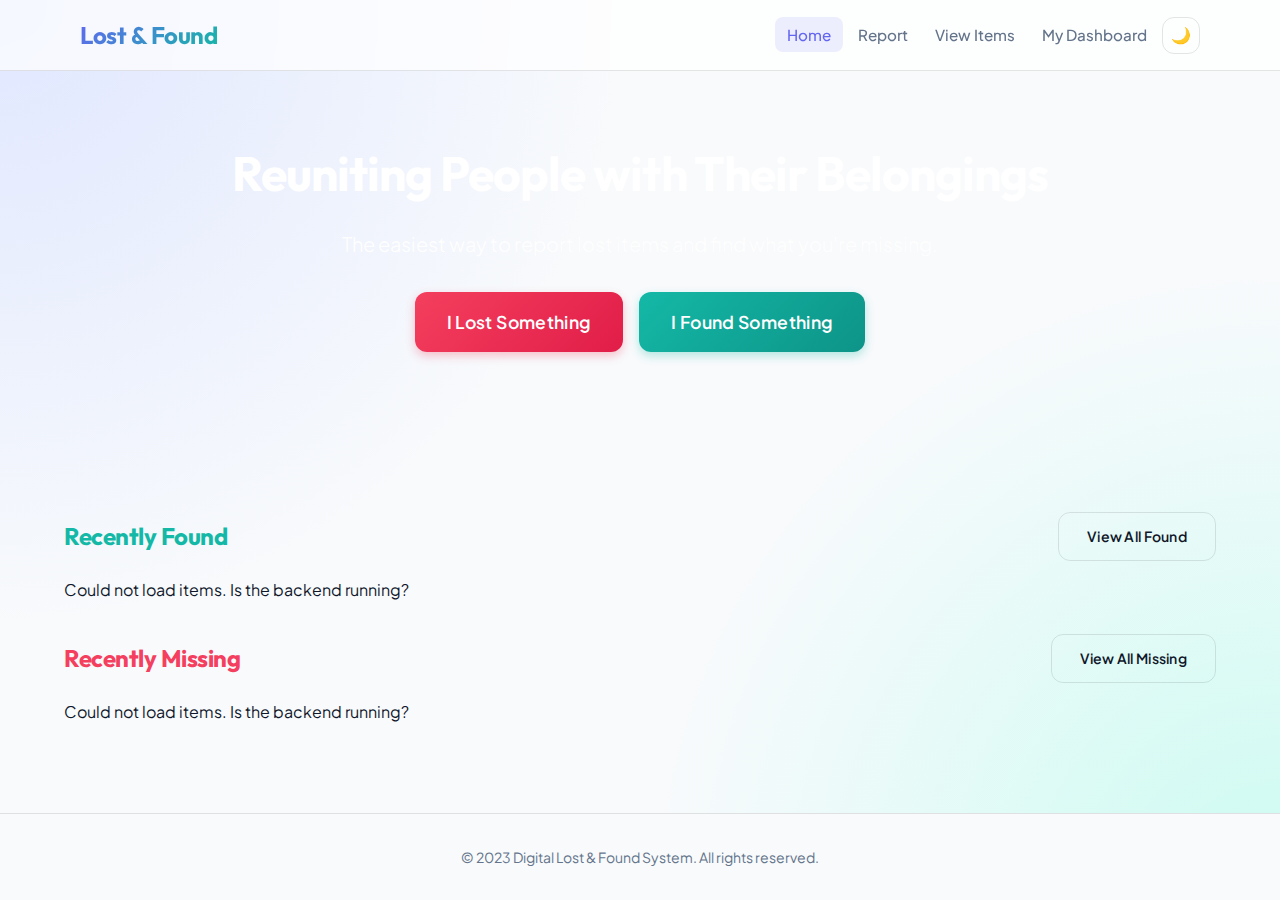
<file: index.html>
<!DOCTYPE html>
<html lang="en">

<head>
    <meta charset="UTF-8">
    <meta name="viewport" content="width=device-width, initial-scale=1.0">
    <title>Lost & Found - Home</title>
    <link rel="stylesheet" href="style.css">
</head>

<body>

    <!-- Navigation -->
    <nav class="navbar">
        <div class="container flex justify-between items-center">
            <a href="index.html" class="nav-brand">Lost & Found</a>
            <div class="nav-links">
                <a href="index.html" class="active">Home</a>
                <a href="report.html">Report</a>
                <a href="view-items.html">View Items</a>
                <a href="dashboard.html">My Dashboard</a>
                <button onclick="toggleDarkMode()" class="btn btn-outline" style="padding: 0.5rem;"
                    title="Toggle Dark Mode">🌙</button>
            </div>
        </div>
    </nav>

    <!-- Hero Section -->
    <header
        style="background: linear-gradient(135deg, var(--primary), var(--primary-hover)); color: white; padding: 4rem 0; margin-bottom: 3rem;">
        <div class="container text-center">
            <h1 style="font-size: 3rem; margin-bottom: 1rem;">Reuniting People with Their Belongings</h1>
            <p style="font-size: 1.25rem; opacity: 0.9; margin-bottom: 2rem;">The easiest way to report lost items and
                find what you're missing.</p>
            <div class="flex justify-center gap-4">
                <a href="report.html?type=lost" class="btn btn-danger" style="font-size: 1.1rem; padding: 1rem 2rem;">I
                    Lost Something</a>
                <a href="report.html?type=found" class="btn btn-secondary"
                    style="font-size: 1.1rem; padding: 1rem 2rem;">I Found Something</a>
            </div>
        </div>
    </header>

    <!-- Dashboard Content -->
    <main class="container main-content">

        <!-- Found Items Section -->
        <section class="mb-8">
            <div class="flex justify-between items-center mb-4">
                <h2 style="font-size: 1.5rem; color: var(--secondary);">Recently Found</h2>
                <a href="view-items.html?filter=found" class="btn btn-outline" style="font-size: 0.875rem;">View All
                    Found</a>
            </div>
            <div class="grid grid-cols-3" id="found-items-container">
                <p class="text-muted">Loading...</p>
            </div>
        </section>

        <!-- Lost Items Section -->
        <section>
            <div class="flex justify-between items-center mb-4">
                <h2 style="font-size: 1.5rem; color: var(--danger);">Recently Missing</h2>
                <a href="view-items.html?filter=lost" class="btn btn-outline" style="font-size: 0.875rem;">View All
                    Missing</a>
            </div>
            <div class="grid grid-cols-3" id="lost-items-container">
                <p class="text-muted">Loading...</p>
            </div>
        </section>

    </main>

    <!-- Footer -->
    <footer class="footer text-center">
        <div class="container">
            <p>&copy; 2023 Digital Lost & Found System. All rights reserved.</p>
        </div>
    </footer>

    <script src="script.js"></script>
    <script>
        // Load recent items for dashboard
        document.addEventListener('DOMContentLoaded', async () => {
            const foundContainer = document.getElementById('found-items-container');
            const lostContainer = document.getElementById('lost-items-container');

            try {
                const foundItems = await getItemsByType('found');
                const lostItems = await getItemsByType('lost');

                const recentFound = foundItems.slice(0, 3);
                const recentLost = lostItems.slice(0, 3);

                function createCard(item) {
                    const badgeClass = item.type === 'lost' ? 'badge-lost' : 'badge-found';
                    return `
                        <div class="card">
                            <div class="flex justify-between items-center mb-4">
                                <span class="badge ${badgeClass}">${item.type.toUpperCase()}</span>
                                <span style="font-size: 0.875rem; color: var(--text-muted);">${item.date}</span>
                            </div>
                            <h3 style="font-size: 1.25rem; margin-bottom: 0.5rem;">${item.title}</h3>
                            <p style="color: var(--text-muted); margin-bottom: 1rem; font-size: 0.9rem;">
                                Location: <strong>${item.location}</strong>
                            </p>
                            <a href="item-details.html?id=${item.id}" class="btn btn-outline btn-block">View Details</a>
                        </div>
                    `;
                }

                foundContainer.innerHTML = recentFound.map(createCard).join('');
                lostContainer.innerHTML = recentLost.map(createCard).join('');

                if (recentFound.length === 0) foundContainer.innerHTML = '<p class="text-muted">No found items reported yet.</p>';
                if (recentLost.length === 0) lostContainer.innerHTML = '<p class="text-muted">No lost items reported yet.</p>';
            } catch (e) {
                foundContainer.innerHTML = '<p class="text-muted">Could not load items. Is the backend running?</p>';
                lostContainer.innerHTML = '<p class="text-muted">Could not load items. Is the backend running?</p>';
            }
        });
    </script>
</body>

</html>
</file>
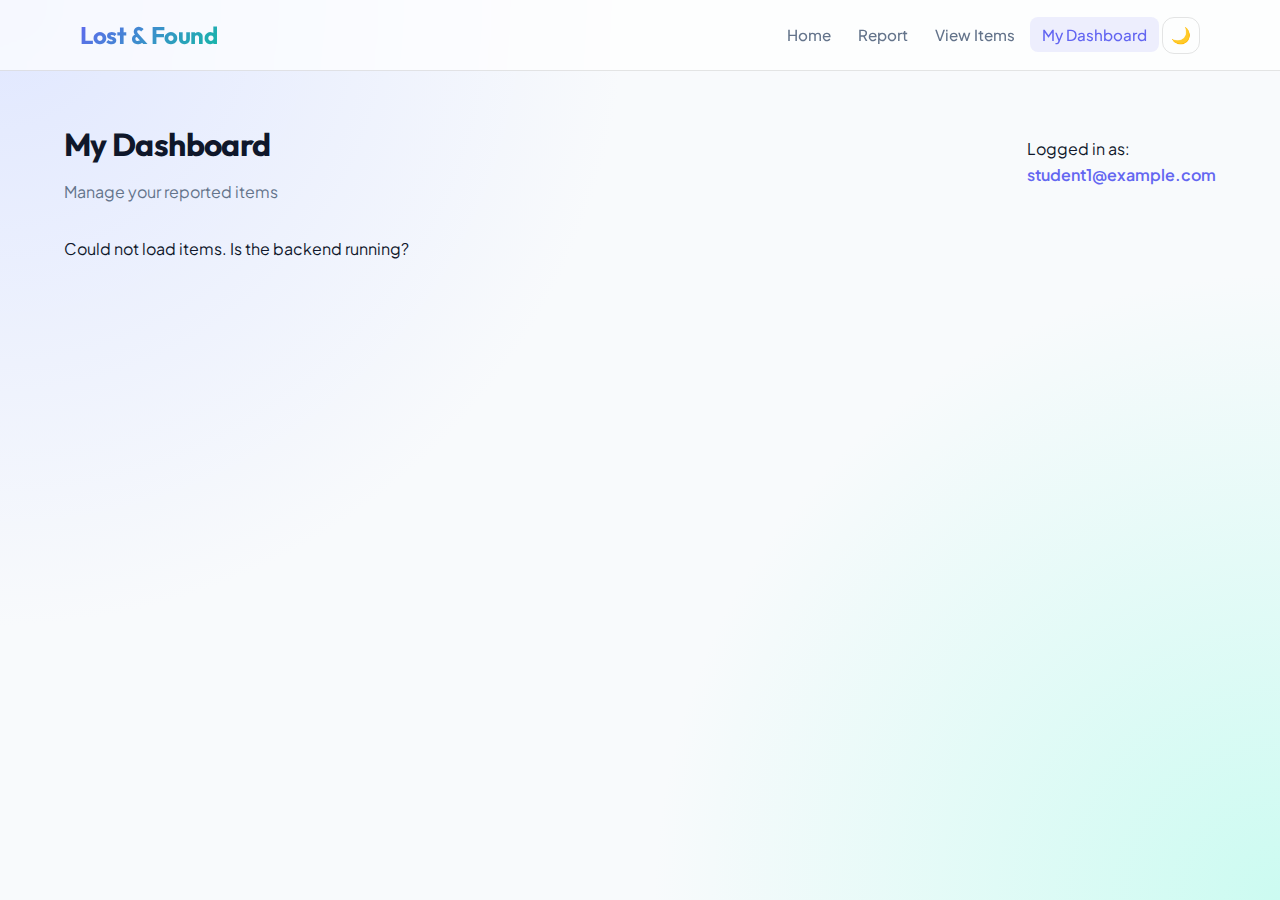
<file: dashboard.html>
<!DOCTYPE html>
<html lang="en">

<head>
    <meta charset="UTF-8">
    <meta name="viewport" content="width=device-width, initial-scale=1.0">
    <title>My Dashboard - Lost & Found</title>
    <link rel="stylesheet" href="style.css">
    <style>
        .status-select {
            padding: 0.5rem;
            border-radius: var(--radius);
            border: 1px solid var(--border);
        }
    </style>
</head>

<body>

    <!-- Navigation -->
    <nav class="navbar">
        <div class="container flex justify-between items-center">
            <a href="index.html" class="nav-brand">Lost & Found</a>
            <div class="nav-links">
                <a href="index.html">Home</a>
                <a href="report.html">Report</a>
                <a href="view-items.html">View Items</a>
                <a href="dashboard.html" class="active">My Dashboard</a>
                <button onclick="toggleDarkMode()" class="btn btn-outline" style="padding: 0.5rem;">🌙</button>
            </div>
        </div>
    </nav>

    <main class="container main-content">
        <div class="mb-8 flex justify-between items-center">
            <div>
                <h2 style="font-size: 2rem; margin-bottom: 0.5rem;">My Dashboard</h2>
                <p style="color: var(--text-muted);">Manage your reported items</p>
            </div>
            <div class="p-4 bg-white rounded shadow-sm border border-slate-200">
                <p class="text-sm text-muted">Logged in as:</p>
                <p style="font-weight: 600; color: var(--primary);">student1@example.com</p>
            </div>
        </div>

        <div class="grid grid-cols-1" id="my-items-grid">
            <p class="text-muted">Loading your items...</p>
        </div>

        <div id="no-results" class="text-center text-muted" style="display: none; padding: 4rem;">
            <p>You haven't reported any items yet.</p>
            <a href="report.html" class="btn btn-primary mt-4">Report an Item</a>
        </div>
    </main>

    <script src="script.js"></script>
    <script>
        const grid = document.getElementById('my-items-grid');
        const noResults = document.getElementById('no-results');

        async function renderMyItems() {
            try {
                const myItems = await getItemsByUser(CURRENT_USER);

                if (myItems.length === 0) {
                    grid.style.display = 'none';
                    noResults.style.display = 'block';
                    return;
                }

                grid.innerHTML = myItems.map(item => {
                    const badgeClass = item.status === 'resolved' ? 'badge-found' : (item.type === 'lost' ? 'badge-lost' : 'badge-found');
                    const badgeText = item.status === 'resolved' ? 'RESOLVED' : item.type.toUpperCase();
                    const isResolved = item.status === 'resolved';

                    return `
                        <div class="card flex flex-col md:flex-row gap-4 items-start">
                            <img src="${getPhotoUrl(item)}" style="width: 150px; height: 150px; object-fit: cover; border-radius: var(--radius);">
                            
                            <div style="flex: 1;">
                                <div class="flex justify-between items-start mb-2">
                                    <h3 style="font-size: 1.5rem;">${item.title}</h3>
                                    <span class="badge ${badgeClass}">${badgeText}</span>
                                </div>
                                <p style="color: var(--text-muted); margin-bottom: 0.5rem;">Reported on ${item.date} • ${item.location}</p>
                                <p style="margin-bottom: 1rem;">${item.description}</p>
                                
                                <div class="flex gap-4 items-center">
                                    <a href="item-details.html?id=${item.id}" class="text-primary hover:underline">View Public Page</a>
                                    
                                    <div style="margin-left: auto;">
                                        ${!isResolved ? `
                                            <button onclick="markResolved(${item.id})" class="btn btn-secondary" style="padding: 0.5rem 1rem; font-size: 0.875rem;">
                                                Mark as Resolved
                                            </button>
                                        ` : `
                                            <button onclick="markOpen(${item.id})" class="btn btn-outline" style="padding: 0.5rem 1rem; font-size: 0.875rem;">
                                                Re-open
                                            </button>
                                        `}
                                    </div>
                                </div>
                            </div>
                        </div>
                    `;
                }).join('');
            } catch (e) {
                grid.innerHTML = '<p class="text-muted">Could not load items. Is the backend running?</p>';
            }
        }

        async function markResolved(id) {
            if (confirm('Did you find this item or return it to the owner?')) {
                await updateItemStatus(id, 'resolved');
                window.location.reload();
            }
        }

        async function markOpen(id) {
            await updateItemStatus(id, 'open');
            window.location.reload();
        }

        renderMyItems();
    </script>
</body>

</html>
</file>
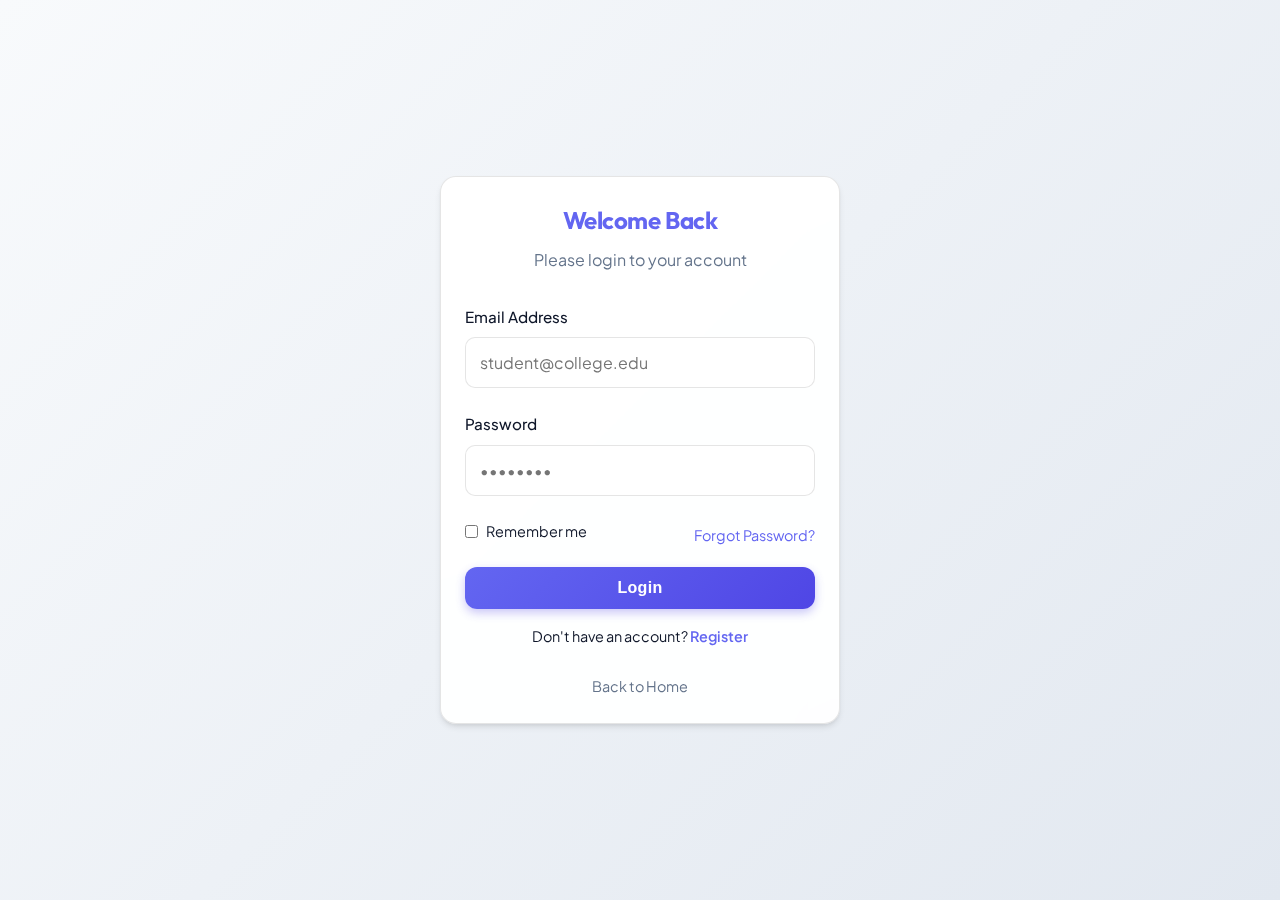
<file: login.html>
<!DOCTYPE html>
<html lang="en">

<head>
    <meta charset="UTF-8">
    <meta name="viewport" content="width=device-width, initial-scale=1.0">
    <title>Login - Lost & Found</title>
    <link rel="stylesheet" href="style.css">
    <style>
        body {
            justify-content: center;
            align-items: center;
            background: linear-gradient(135deg, #f8fafc 0%, #e2e8f0 100%);
        }

        .login-card {
            width: 100%;
            max-width: 400px;
        }
    </style>
</head>

<body>

    <div class="card login-card">
        <div class="text-center mb-8">
            <h2 style="color: var(--primary); margin-bottom: 0.5rem;">Welcome Back</h2>
            <p style="color: var(--text-muted);">Please login to your account</p>
        </div>

        <form onsubmit="handleLogin(event)">
            <div class="form-group">
                <label for="email">Email Address</label>
                <input type="email" id="email" placeholder="student@college.edu" required>
            </div>

            <div class="form-group">
                <label for="password">Password</label>
                <input type="password" id="password" placeholder="••••••••" required>
            </div>

            <div class="flex justify-between items-center mb-4">
                <label class="flex items-center" style="font-size: 0.9rem; font-weight: 400;">
                    <input type="checkbox" style="width: auto; margin-right: 0.5rem;"> Remember me
                </label>
                <a href="#" style="font-size: 0.9rem; color: var(--primary);">Forgot Password?</a>
            </div>

            <button type="submit" class="btn btn-primary btn-block">Login</button>
        </form>

        <div class="text-center mt-4">
            <p style="font-size: 0.9rem;">
                Don't have an account? <a href="#" style="color: var(--primary); font-weight: 600;">Register</a>
            </p>
            <br>
            <a href="index.html" style="font-size: 0.9rem; color: var(--text-muted);">Back to Home</a>
        </div>
    </div>

    <script>
        const API_BASE = 'https://lostnfound-backend-pzcy.onrender.com';
        let isRegister = false;

        async function handleLogin(e) {
            e.preventDefault();
            const email = document.getElementById('email').value;
            const password = document.getElementById('password').value;
            const endpoint = isRegister ? '/auth/register' : '/auth/login';

            try {
                const res = await fetch(`${API_BASE}${endpoint}`, {
                    method: 'POST',
                    headers: { 'Content-Type': 'application/json' },
                    body: JSON.stringify({ email, password })
                });

                const data = await res.json();

                if (!res.ok) {
                    alert(data.detail || 'Authentication failed');
                    return;
                }

                if (isRegister) {
                    alert('Registration successful! Please login.');
                    toggleMode(); // Switch back to login
                } else {
                    // Login success
                    localStorage.setItem('access_token', data.access_token);
                    localStorage.setItem('user_email', data.user);
                    window.location.href = 'index.html';
                }
            } catch (err) {
                console.error(err);
                alert('An error occurred. Is the server running?');
            }
        }

        // Toggle between Login and Register
        const title = document.querySelector('h2');
        const submitBtn = document.querySelector('button[type="submit"]');
        const toggleText = document.querySelector('.text-center.mt-4 p');

        // Find the "Register" link and attach click handler
        const toggleLink = toggleText.querySelector('a');
        toggleLink.addEventListener('click', (e) => {
            e.preventDefault();
            toggleMode();
        });

        function toggleMode() {
            isRegister = !isRegister;
            if (isRegister) {
                title.textContent = 'Create Account';
                submitBtn.textContent = 'Register';
                toggleText.innerHTML = `Already have an account? <a href="#" onclick="toggleMode(); return false;" style="color: var(--primary); font-weight: 600;">Login</a>`;
            } else {
                title.textContent = 'Welcome Back';
                submitBtn.textContent = 'Login';
                toggleText.innerHTML = `Don't have an account? <a href="#" onclick="toggleMode(); return false;" style="color: var(--primary); font-weight: 600;">Register</a>`;
            }
        }
    </script>
</body>

</html>
</file>
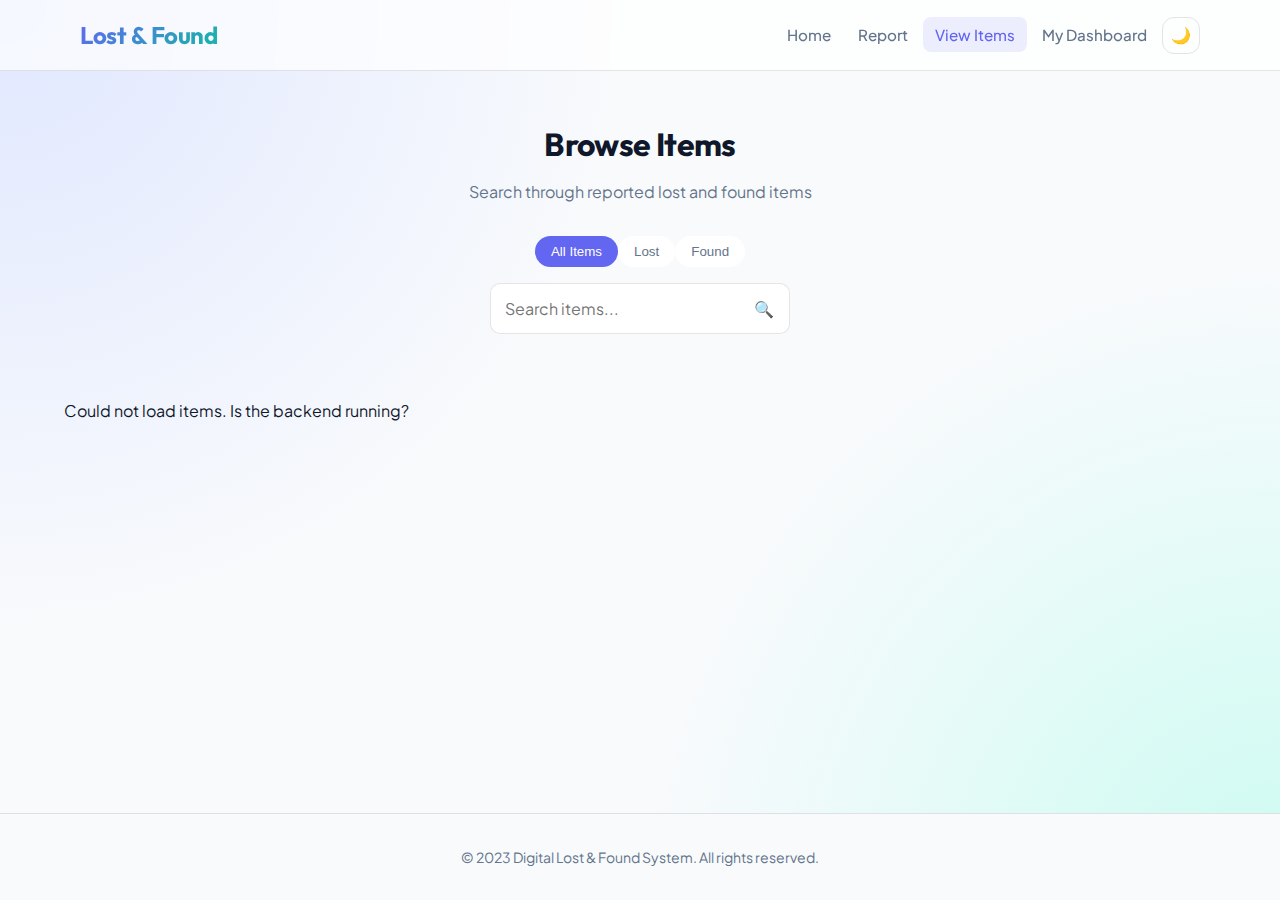
<file: view-items.html>
<!DOCTYPE html>
<html lang="en">

<head>
  <meta charset="UTF-8">
  <meta name="viewport" content="width=device-width, initial-scale=1.0">
  <title>View Items - Lost & Found</title>
  <link rel="stylesheet" href="style.css">
  <style>
    .filters {
      margin-bottom: 2rem;
      padding-bottom: 2rem;
      border-bottom: 1px solid var(--border);
    }

    .filter-btn {
      background: white;
      border: 1px solid var(--border);
      padding: 0.5rem 1rem;
      border-radius: 2rem;
      cursor: pointer;
      font-weight: 500;
      color: var(--text-muted);
    }

    .filter-btn.active {
      background-color: var(--primary);
      color: white;
      border-color: var(--primary);
    }
  </style>
</head>

<body>

  <!-- Navigation -->
  <nav class="navbar">
    <div class="container flex justify-between items-center">
      <a href="index.html" class="nav-brand">Lost & Found</a>
      <div class="nav-links">
        <a href="index.html">Home</a>
        <a href="report.html">Report</a>
        <a href="view-items.html" class="active">View Items</a>
        <a href="dashboard.html">My Dashboard</a>
        <button onclick="toggleDarkMode()" class="btn btn-outline" style="padding: 0.5rem;"
          title="Toggle Dark Mode">🌙</button>
      </div>
    </div>
  </nav>

  <main class="container main-content">
    <div class="mb-8 text-center">
      <h2 style="font-size: 2rem; margin-bottom: 0.5rem;">Browse Items</h2>
      <p style="color: var(--text-muted);">Search through reported lost and found items</p>
    </div>

    <!-- Filter & Search -->
    <div class="filters flex flex-col md:flex-row justify-between items-center gap-4">
      <div class="flex gap-2">
        <button class="filter-btn active" data-filter="all">All Items</button>
        <button class="filter-btn" data-filter="lost">Lost</button>
        <button class="filter-btn" data-filter="found">Found</button>
      </div>
      <div style="position: relative; width: 100%; max-width: 300px;">
        <input type="text" id="searchInput" placeholder="Search items..." style="padding-right: 2.5rem;">
        <span
          style="position: absolute; right: 1rem; top: 50%; transform: translateY(-50%); color: var(--text-muted);">🔍</span>
      </div>
    </div>

    <!-- Items Grid -->
    <div class="grid grid-cols-2" id="items-grid">
      <p class="text-muted">Loading...</p>
    </div>

    <div id="no-results" class="text-center text-muted" style="display: none; padding: 2rem;">
      <p>No items found matching your criteria.</p>
    </div>

  </main>

  <footer class="footer text-center">
    <div class="container">
      <p>&copy; 2023 Digital Lost & Found System. All rights reserved.</p>
    </div>
  </footer>

  <script src="script.js"></script>
  <script>
    const grid = document.getElementById('items-grid');
    const noResults = document.getElementById('no-results');
    const filterBtns = document.querySelectorAll('.filter-btn');
    const searchInput = document.getElementById('searchInput');

    let currentFilter = 'all';
    let allItems = [];

    // Check URL params for initial filter
    const urlParams = new URLSearchParams(window.location.search);
    const filterParam = urlParams.get('filter');
    if (filterParam) {
      currentFilter = filterParam;
      updateActiveButton(filterParam);
    }

    function updateActiveButton(filter) {
      filterBtns.forEach(btn => {
        if (btn.dataset.filter === filter) btn.classList.add('active');
        else btn.classList.remove('active');
      });
    }

    async function loadItems() {
      try {
        allItems = await getAllItems();
        renderItems();
      } catch (e) {
        grid.innerHTML = '<p class="text-muted">Could not load items. Is the backend running?</p>';
      }
    }

    function renderItems() {
      let items = [...allItems];

      // Apply Type Filter
      if (currentFilter !== 'all') {
        items = items.filter(item => item.type === currentFilter);
      }

      // Apply Search Filter
      const searchQuery = searchInput.value.trim();
      if (searchQuery) {
        const lowerQuery = searchQuery.toLowerCase();
        items = items.filter(item =>
          item.title.toLowerCase().includes(lowerQuery) ||
          item.description.toLowerCase().includes(lowerQuery) ||
          item.location.toLowerCase().includes(lowerQuery)
        );
      }

      // Render
      grid.innerHTML = items.map(item => {
        const badgeClass = item.type === 'lost' ? 'badge-lost' : 'badge-found';
        return `
                    <div class="card">
                        <div class="flex justify-between items-center mb-4">
                            <span class="badge ${badgeClass}">${item.type.toUpperCase()}</span>
                            <span style="font-size: 0.875rem; color: var(--text-muted);">${item.date}</span>
                        </div>
                        <h3 style="font-size: 1.25rem; margin-bottom: 0.5rem;">${item.title}</h3>
                        <p style="color: var(--text-muted); margin-bottom: 0.5rem; font-size: 0.9rem;">
                            <strong>Location:</strong> ${item.location}
                        </p>
                        <p style="margin-bottom: 1.5rem; color: #4b5563;">${item.description}</p>
                        <div class="flex gap-2">
                             <a href="item-details.html?id=${item.id}" class="btn btn-outline flex-1" style="font-size: 0.875rem;">View Details</a>
                        </div>
                    </div>
                `;
      }).join('');

      // Show/Hide No Results
      if (items.length === 0) {
        grid.style.display = 'none';
        noResults.style.display = 'block';
      } else {
        grid.style.display = 'grid';
        noResults.style.display = 'none';
      }
    }

    // Event Listeners
    filterBtns.forEach(btn => {
      btn.addEventListener('click', () => {
        currentFilter = btn.dataset.filter;
        updateActiveButton(currentFilter);
        renderItems();
      });
    });

    searchInput.addEventListener('input', () => {
      renderItems();
    });

    // Initial Load
    loadItems();
  </script>
</body>

</html>
</file>
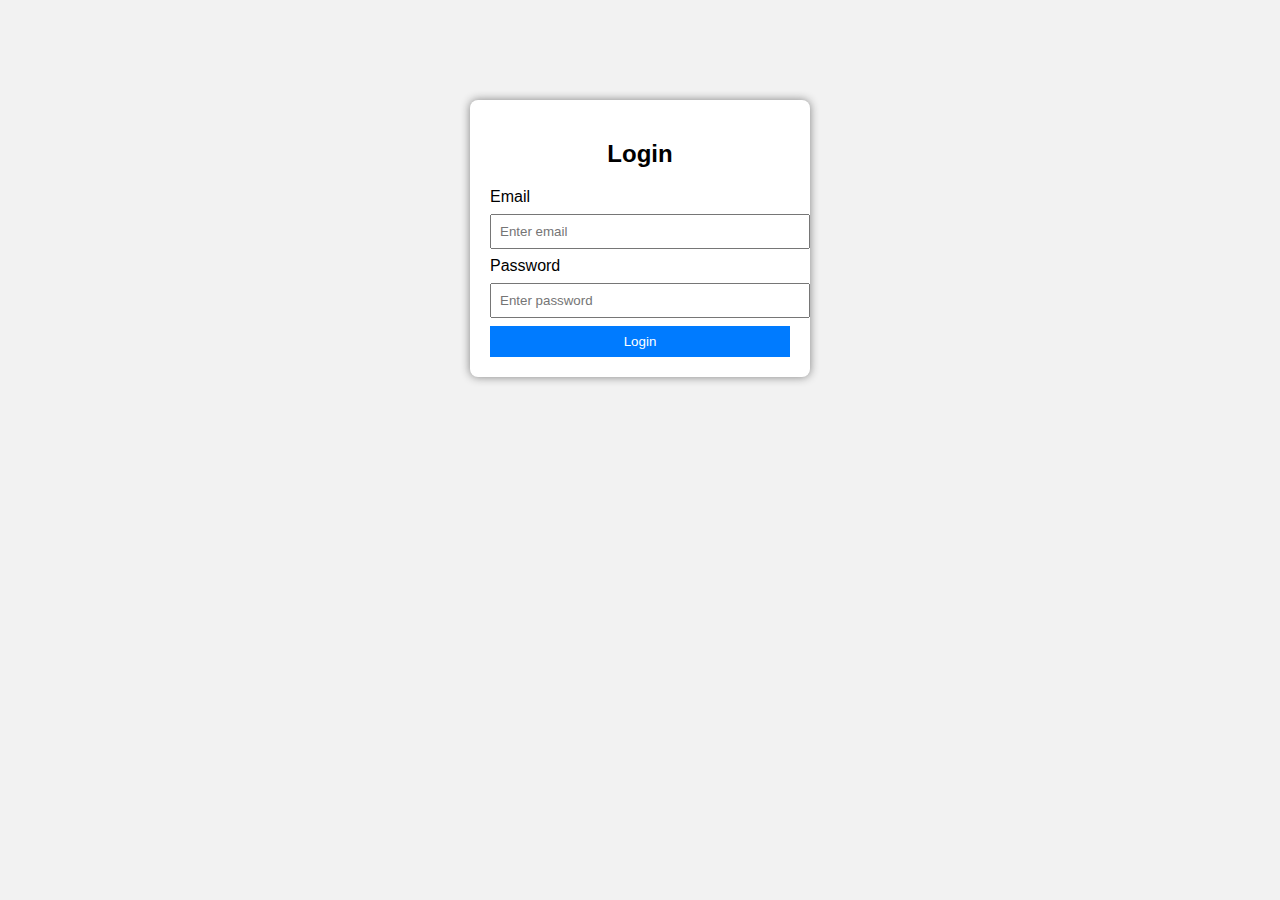
<file: frontend/login.html>
<!DOCTYPE html>
<html>
<head>
    <title>Login Page</title>
    <style>
        body {
            font-family: Arial, sans-serif;
            background-color: #f2f2f2;
        }
        .login-box {
            width: 300px;
            margin: 100px auto;
            padding: 20px;
            background: white;
            border-radius: 8px;
            box-shadow: 0 0 10px gray;
        }
        h2 {
            text-align: center;
        }
        input {
            width: 100%;
            padding: 8px;
            margin: 8px 0;
        }
        button {
            width: 100%;
            padding: 8px;
            background-color: #007bff;
            color: white;
            border: none;
            cursor: pointer;
        }
    </style>
</head>

<body>

<div class="login-box">
    <h2>Login</h2>

    <form>
        <label>Email</label>
        <input type="email" placeholder="Enter email" required>

        <label>Password</label>
        <input type="password" placeholder="Enter password" required>

        <button type="submit">Login</button>
    </form>
</div>

</body>
</html>
</file>
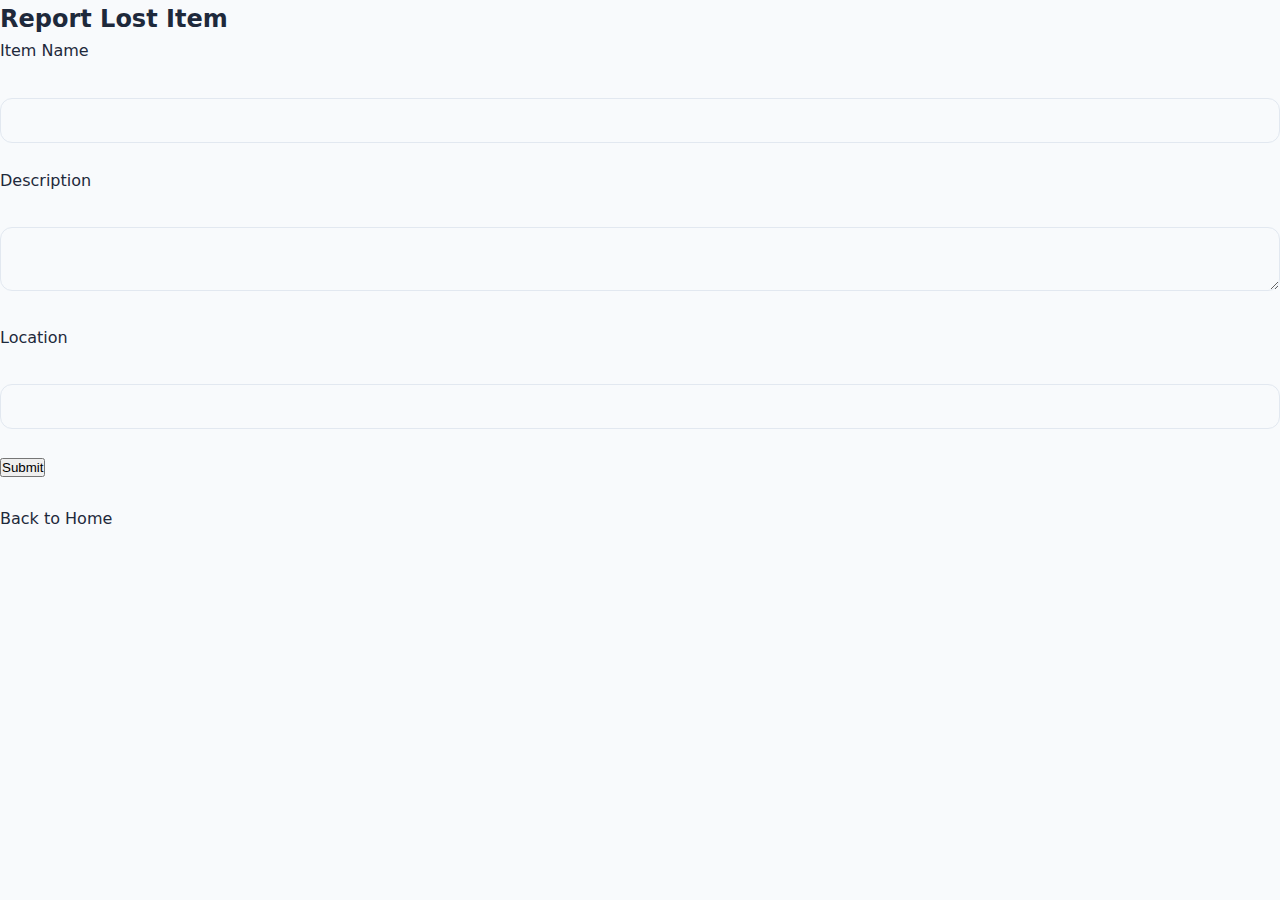
<file: frontend/report-lost.html>
<!DOCTYPE html>
<html>
<head>
  <title>Report Lost Item</title>
  <link rel="stylesheet" href="style.css">
</head>
<body>

<h2>Report Lost Item</h2>

<form>
  <label>Item Name</label><br>
  <input type="text"><br><br>

  <label>Description</label><br>
  <textarea></textarea><br><br>

  <label>Location</label><br>
  <input type="text"><br><br>

  <button>Submit</button>
</form>

<br>
<a href="index.html">Back to Home</a>

</body>
</html>
</file>
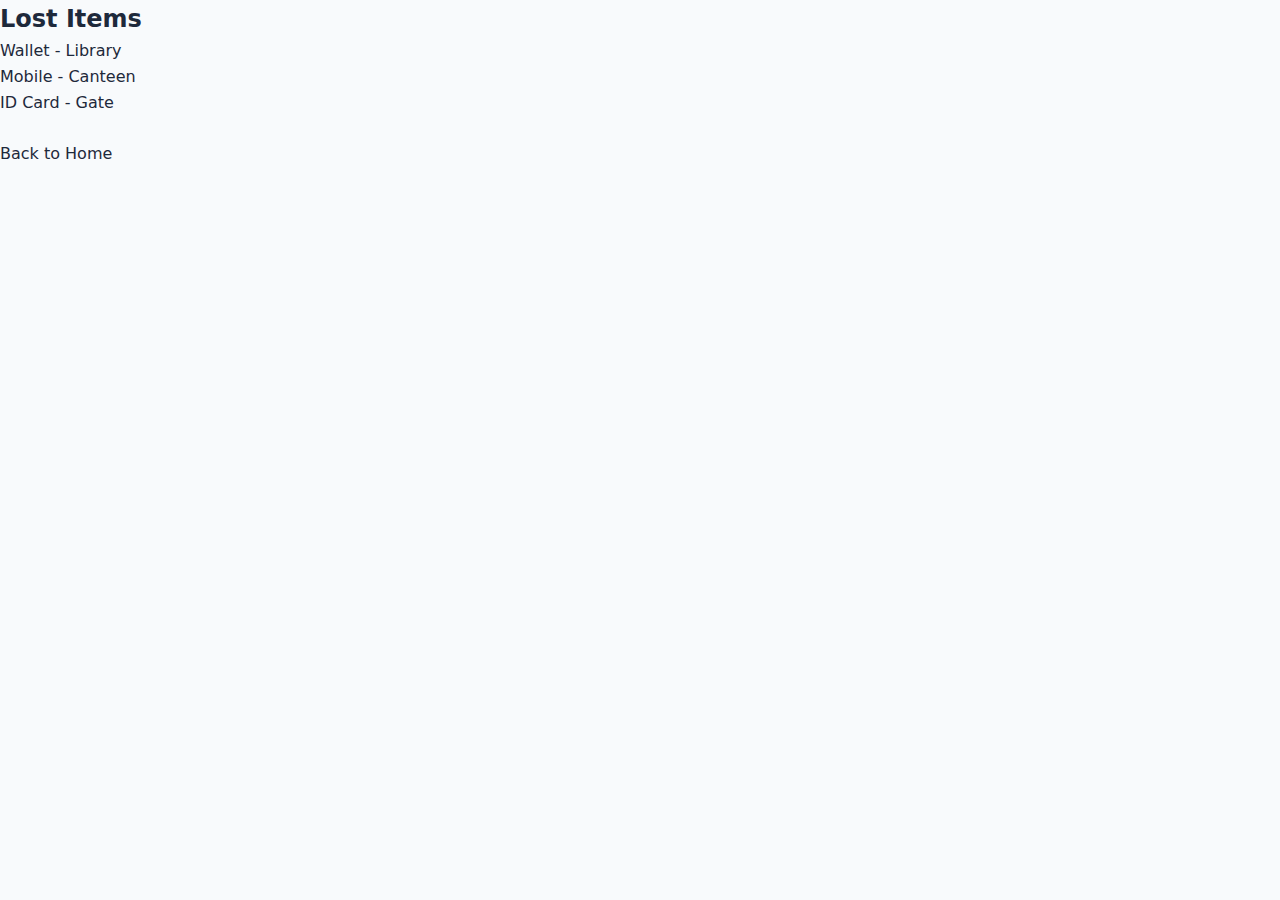
<file: frontend/view-items.html>
<!DOCTYPE html>
<html>
<head>
  <title>View Items</title>
  <link rel="stylesheet" href="style.css">
</head>
<body>

<h2>Lost Items</h2>

<ul>
  <li>Wallet - Library</li>
  <li>Mobile - Canteen</li>
  <li>ID Card - Gate</li>
</ul>

<br>
<a href="index.html">Back to Home</a>

</body>
</html>
</file>
<file: style.css>
@import url('https://fonts.googleapis.com/css2?family=Outfit:wght@300;400;500;600;700&family=Plus+Jakarta+Sans:wght@400;500;600;700&display=swap');

:root {
    /* Modern Palette - Light */
    --primary: #6366f1;
    /* Indigo 500 */
    --primary-glow: rgba(99, 102, 241, 0.4);
    --secondary: #14b8a6;
    /* Teal 500 */
    --danger: #f43f5e;
    /* Rose 500 */

    --bg-color: #f8fafc;
    --bg-gradient: radial-gradient(circle at top left, #e0e7ff, transparent 40%),
        radial-gradient(circle at bottom right, #ccfbf1, transparent 40%);

    --surface: rgba(255, 255, 255, 0.95);
    --surface-border: rgba(0, 0, 0, 0.1);
    /* Visible gray border */

    --text-main: #0f172a;
    --text-muted: #64748b;

    --card-shadow: 0 4px 6px -1px rgba(0, 0, 0, 0.1),
        0 2px 4px -1px rgba(0, 0, 0, 0.06);
    --card-hover-shadow: 0 10px 15px -3px rgba(0, 0, 0, 0.15),
        0 4px 6px -2px rgba(0, 0, 0, 0.1);

    --radius: 16px;
    --font-heading: 'Outfit', sans-serif;
    --font-body: 'Plus Jakarta Sans', sans-serif;
}

body.dark-mode {
    /* Modern Palette - Dark */
    --primary: #818cf8;
    /* Indigo 400 */
    --primary-glow: rgba(129, 140, 248, 0.4);
    --secondary: #2dd4bf;
    /* Teal 400 */
    --danger: #fb7185;
    /* Rose 400 */

    --bg-color: #0b0f19;
    /* Deep Blue-Black */
    --bg-gradient: radial-gradient(circle at 10% 10%, rgba(99, 102, 241, 0.15), transparent 40%),
        radial-gradient(circle at 90% 90%, rgba(45, 212, 191, 0.1), transparent 40%);

    --surface: rgba(30, 41, 59, 0.7);
    --surface-border: rgba(255, 255, 255, 0.08);

    --text-main: #f8fafc;
    --text-muted: #94a3b8;

    --card-shadow: 0 4px 6px -1px rgba(0, 0, 0, 0.3);
    --card-hover-shadow: 0 10px 20px -3px rgba(0, 0, 0, 0.4),
        0 0 15px rgba(129, 140, 248, 0.2);
    /* Glow effect */
}

* {
    box-sizing: border-box;
    margin: 0;
    padding: 0;
}

body {
    font-family: var(--font-body);
    background-color: var(--bg-color);
    background-image: var(--bg-gradient);
    background-attachment: fixed;
    color: var(--text-main);
    line-height: 1.6;
    min-height: 100vh;
    display: flex;
    flex-direction: column;
    transition: background-color 0.4s ease, color 0.3s ease;
}

h1,
h2,
h3,
h4,
h5,
h6,
.nav-brand {
    font-family: var(--font-heading);
    letter-spacing: -0.02em;
}

a {
    text-decoration: none;
    color: inherit;
    transition: all 0.2s ease;
}

ul {
    list-style: none;
}

img {
    max-width: 100%;
    display: block;
}

/* Utilities */
.container {
    width: 90%;
    max-width: 1200px;
    margin: 0 auto;
    padding: 0 1rem;
}

.main-content {
    flex: 1;
    padding: 3rem 0;
}

/* Glassmorphism Classes */
.glass {
    background: var(--surface);
    backdrop-filter: blur(12px);
    -webkit-backdrop-filter: blur(12px);
    border: 1px solid var(--surface-border);
}

/* Navbar */
.navbar {
    position: sticky;
    top: 0;
    z-index: 50;
    padding: 1rem 0;
    background: rgba(255, 255, 255, 0.7);
    backdrop-filter: blur(20px);
    border-bottom: 1px solid var(--surface-border);
    transition: all 0.3s ease;
}

body.dark-mode .navbar {
    background: rgba(11, 15, 25, 0.7);
}

.nav-brand {
    font-size: 1.5rem;
    font-weight: 700;
    background: linear-gradient(135deg, var(--primary), var(--secondary));
    -webkit-background-clip: text;
    -webkit-text-fill-color: transparent;
}

.nav-links a {
    font-weight: 500;
    color: var(--text-muted);
    font-size: 0.95rem;
    padding: 0.5rem 0.75rem;
    border-radius: 8px;
}

.nav-links a:hover,
.nav-links a.active {
    color: var(--primary);
    background: rgba(99, 102, 241, 0.1);
}

/* Hero Section Styles (Applied via inline usually, but let's override class) */
.hero-gradient {
    position: relative;
    overflow: hidden;
}

.hero-gradient::before {
    content: '';
    position: absolute;
    top: -50%;
    left: -50%;
    width: 200%;
    height: 200%;
    background: radial-gradient(circle, rgba(255, 255, 255, 0.1) 0%, transparent 60%);
    animation: rotate 20s linear infinite;
    pointer-events: none;
}

@keyframes rotate {
    0% {
        transform: rotate(0deg);
    }

    100% {
        transform: rotate(360deg);
    }
}

/* Cards */
.card {
    background: var(--surface);
    backdrop-filter: blur(12px);
    border: 1px solid var(--surface-border);
    border-radius: var(--radius);
    padding: 1.5rem;
    box-shadow: var(--card-shadow);
    transition: transform 0.3s ease, box-shadow 0.3s ease, border-color 0.3s;
}

.card:hover {
    transform: translateY(-5px);
    box-shadow: var(--card-hover-shadow);
    border-color: var(--primary);
}

/* Buttons */
.btn {
    display: inline-flex;
    align-items: center;
    justify-content: center;
    padding: 0.75rem 1.75rem;
    font-weight: 600;
    border-radius: 12px;
    border: none;
    cursor: pointer;
    transition: all 0.3s cubic-bezier(0.4, 0, 0.2, 1);
    font-size: 1rem;
    letter-spacing: 0.02em;
}

.btn-primary {
    background: linear-gradient(135deg, var(--primary), var(--primary-hover, #4f46e5));
    color: white;
    box-shadow: 0 4px 10px rgba(79, 70, 229, 0.3);
}

.btn-primary:hover {
    transform: translateY(-2px);
    box-shadow: 0 8px 15px rgba(79, 70, 229, 0.4);
}

.btn-secondary {
    background: linear-gradient(135deg, var(--secondary), #0d9488);
    color: white;
    box-shadow: 0 4px 10px rgba(20, 184, 166, 0.3);
}

.btn-secondary:hover {
    transform: translateY(-2px);
    box-shadow: 0 8px 15px rgba(20, 184, 166, 0.4);
}

.btn-danger {
    background: linear-gradient(135deg, var(--danger), #e11d48);
    color: white;
    box-shadow: 0 4px 10px rgba(244, 63, 94, 0.3);
}

.btn-danger:hover {
    transform: translateY(-2px);
    box-shadow: 0 8px 15px rgba(244, 63, 94, 0.4);
}

.btn-outline {
    background: transparent;
    border: 1px solid var(--surface-border);
    color: var(--text-main);
}

.btn-outline:hover {
    background: var(--surface-border);
    color: var(--primary);
    border-color: var(--primary);
}

.btn-block {
    width: 100%;
}

/* Forms */
.form-group {
    margin-bottom: 1.5rem;
}

label {
    display: block;
    font-weight: 500;
    margin-bottom: 0.5rem;
    color: var(--text-main);
    font-size: 0.95rem;
}

input,
textarea,
select {
    width: 100%;
    padding: 0.875rem;
    background: var(--surface);
    border: 1px solid var(--surface-border);
    border-radius: 10px;
    font-family: inherit;
    font-size: 1rem;
    color: var(--text-main);
    transition: all 0.2s ease;
}

input:focus,
textarea:focus,
select:focus {
    outline: none;
    border-color: var(--primary);
    box-shadow: 0 0 0 3px var(--primary-glow);
    background: rgba(255, 255, 255, 0.05);
    /* Slight tint on focus inside */
}

/* Badges */
.badge {
    display: inline-flex;
    align-items: center;
    padding: 0.25rem 0.75rem;
    border-radius: 20px;
    font-size: 0.75rem;
    font-weight: 700;
    text-transform: uppercase;
    letter-spacing: 0.05em;
}

.badge-lost {
    background: rgba(244, 63, 94, 0.15);
    color: var(--danger);
    border: 1px solid rgba(244, 63, 94, 0.2);
}

.badge-found {
    background: rgba(20, 184, 166, 0.15);
    color: var(--secondary);
    border: 1px solid rgba(20, 184, 166, 0.2);
}

/* Grid System */
.grid {
    display: grid;
    gap: 2rem;
}

.grid-cols-2 {
    grid-template-columns: repeat(auto-fit, minmax(300px, 1fr));
}

.grid-cols-3 {
    grid-template-columns: repeat(auto-fit, minmax(280px, 1fr));
}

.flex {
    display: flex;
}

.flex-col {
    flex-direction: column;
}

.items-center {
    align-items: center;
}

.justify-between {
    justify-content: space-between;
}

.justify-center {
    justify-content: center;
}

.gap-4 {
    gap: 1rem;
}

.text-center {
    text-align: center;
}

.mb-4 {
    margin-bottom: 1rem;
}

.mb-8 {
    margin-bottom: 2rem;
}

.mt-4 {
    margin-top: 1rem;
}

/* Footer */
.footer {
    border-top: 1px solid var(--surface-border);
    padding: 2rem 0;
    color: var(--text-muted);
    font-size: 0.875rem;
    background: var(--bg-color);
    /* Match bottom bg */
}
</file>
<file: frontend/style.css>
:root {
  /* Color Palette (Light Mode Default) */
  --primary: #4f46e5;
  /* Indigo 600 */
  --primary-hover: #4338ca;
  /* Indigo 700 */
  --secondary: #0d9488;
  /* Teal 600 - For Found items */
  --danger: #e11d48;
  /* Rose 600 - For Lost items */
  --background: #f8fafc;
  /* Slate 50 */
  --surface: #ffffff;
  /* White */
  --text-main: #1e293b;
  /* Slate 800 */
  --text-muted: #64748b;
  /* Slate 500 */
  --border: #e2e8f0;
  /* Slate 200 */

  /* Typography */
  --font-sans: 'Inter', system-ui, -apple-system, sans-serif;

  /* Spacing & Layout */
  --container-width: 1200px;
  --radius: 0.75rem;
  --shadow-sm: 0 1px 2px 0 rgb(0 0 0 / 0.05);
  --shadow-md: 0 4px 6px -1px rgb(0 0 0 / 0.1), 0 2px 4px -2px rgb(0 0 0 / 0.1);
}

body.dark-mode {
  --primary: #818cf8;
  /* Indigo 400 */
  --primary-hover: #6366f1;
  --secondary: #2dd4bf;
  /* Teal 400 */
  --danger: #fb7185;
  /* Rose 400 */
  --background: #0f172a;
  /* Slate 900 */
  --surface: #1e293b;
  /* Slate 800 */
  --text-main: #f1f5f9;
  /* Slate 100 */
  --text-muted: #cbd5e1;
  /* Slate 300 */
  --border: #334155;
  /* Slate 700 */
}

/* Reset & Base */
* {
  box-sizing: border-box;
  margin: 0;
  padding: 0;
}

body {
  font-family: var(--font-sans);
  background-color: var(--background);
  color: var(--text-main);
  line-height: 1.6;
  min-height: 100vh;
  display: flex;
  flex-direction: column;
  transition: background-color 0.3s, color 0.3s;
}

a {
  text-decoration: none;
  color: inherit;
  transition: color 0.2s;
}

ul {
  list-style: none;
}

img {
  max-width: 100%;
  display: block;
}

/* Layout Utilities */
.container {
  width: 90%;
  max-width: var(--container-width);
  margin: 0 auto;
  padding: 0 1rem;
}

.main-content {
  flex: 1;
  padding: 2rem 0;
}

.grid {
  display: grid;
  gap: 2rem;
}

.grid-cols-2 {
  grid-template-columns: repeat(auto-fit, minmax(300px, 1fr));
}

.grid-cols-3 {
  grid-template-columns: repeat(auto-fit, minmax(250px, 1fr));
}

.flex {
  display: flex;
}

.flex-col {
  flex-direction: column;
}

.items-center {
  align-items: center;
}

.justify-between {
  justify-content: space-between;
}

.justify-center {
  justify-content: center;
}

.gap-4 {
  gap: 1rem;
}

.gap-2 {
  gap: 0.5rem;
}

.text-center {
  text-align: center;
}

.mt-4 {
  margin-top: 1rem;
}

.mb-4 {
  margin-bottom: 1rem;
}

.mb-8 {
  margin-bottom: 2rem;
}

/* Components */

/* Buttons */
.btn {
  display: inline-flex;
  align-items: center;
  justify-content: center;
  padding: 0.75rem 1.5rem;
  font-weight: 600;
  border-radius: var(--radius);
  border: none;
  cursor: pointer;
  transition: all 0.2s;
  font-size: 1rem;
}

.btn-primary {
  background-color: var(--primary);
  color: white;
}

.btn-primary:hover {
  background-color: var(--primary-hover);
}

.btn-secondary {
  background-color: var(--secondary);
  color: white;
}

.btn-secondary:hover {
  opacity: 0.9;
}

.btn-danger {
  background-color: var(--danger);
  color: white;
}

.btn-danger:hover {
  opacity: 0.9;
}

.btn-outline {
  background-color: transparent;
  border: 1px solid var(--border);
  color: var(--text-main);
}

.btn-outline:hover {
  background-color: var(--border);
}

.btn-block {
  width: 100%;
}

/* Navbar */
.navbar {
  background-color: var(--surface);
  border-bottom: 1px solid var(--border);
  padding: 1rem 0;
  position: sticky;
  top: 0;
  z-index: 10;
  transition: background-color 0.3s, border-color 0.3s;
}

.nav-brand {
  font-size: 1.5rem;
  font-weight: 700;
  color: var(--primary);
}

.nav-links a {
  font-weight: 500;
  color: var(--text-muted);
  margin-left: 2rem;
}

.nav-links a:hover,
.nav-links a.active {
  color: var(--primary);
}

/* Cards */
.card {
  background-color: var(--surface);
  border-radius: var(--radius);
  box-shadow: var(--shadow-sm);
  padding: 1.5rem;
  border: 1px solid var(--border);
  transition: box-shadow 0.2s, background-color 0.3s, border-color 0.3s;
}

.card:hover {
  box-shadow: var(--shadow-md);
}

/* Forms */
.form-group {
  margin-bottom: 1.25rem;
}

label {
  display: block;
  font-weight: 500;
  margin-bottom: 0.5rem;
  color: var(--text-main);
}

input,
textarea,
select {
  width: 100%;
  padding: 0.75rem;
  border: 1px solid var(--border);
  border-radius: var(--radius);
  font-family: inherit;
  font-size: 1rem;
  transition: border-color 0.2s, background-color 0.3s, color 0.3s;
  background-color: var(--background);
  color: var(--text-main);
}

input:focus,
textarea:focus,
select:focus {
  outline: none;
  border-color: var(--primary);
  box-shadow: 0 0 0 3px rgba(79, 70, 229, 0.1);
}

/* Status Badges */
.badge {
  display: inline-block;
  padding: 0.25rem 0.75rem;
  border-radius: 999px;
  font-size: 0.75rem;
  font-weight: 700;
  text-transform: uppercase;
}

.badge-lost {
  background-color: #fee2e2;
  color: var(--danger);
}

body.dark-mode .badge-lost {
  background-color: rgba(225, 29, 72, 0.2);
}

.badge-found {
  background-color: #ccfbf1;
  color: var(--secondary);
}

body.dark-mode .badge-found {
  background-color: rgba(13, 148, 136, 0.2);
}


/* Footer */
.footer {
  background-color: var(--surface);
  border-top: 1px solid var(--border);
  padding: 2rem 0;
  color: var(--text-muted);
  font-size: 0.875rem;
  transition: background-color 0.3s, border-color 0.3s;
}
</file>
